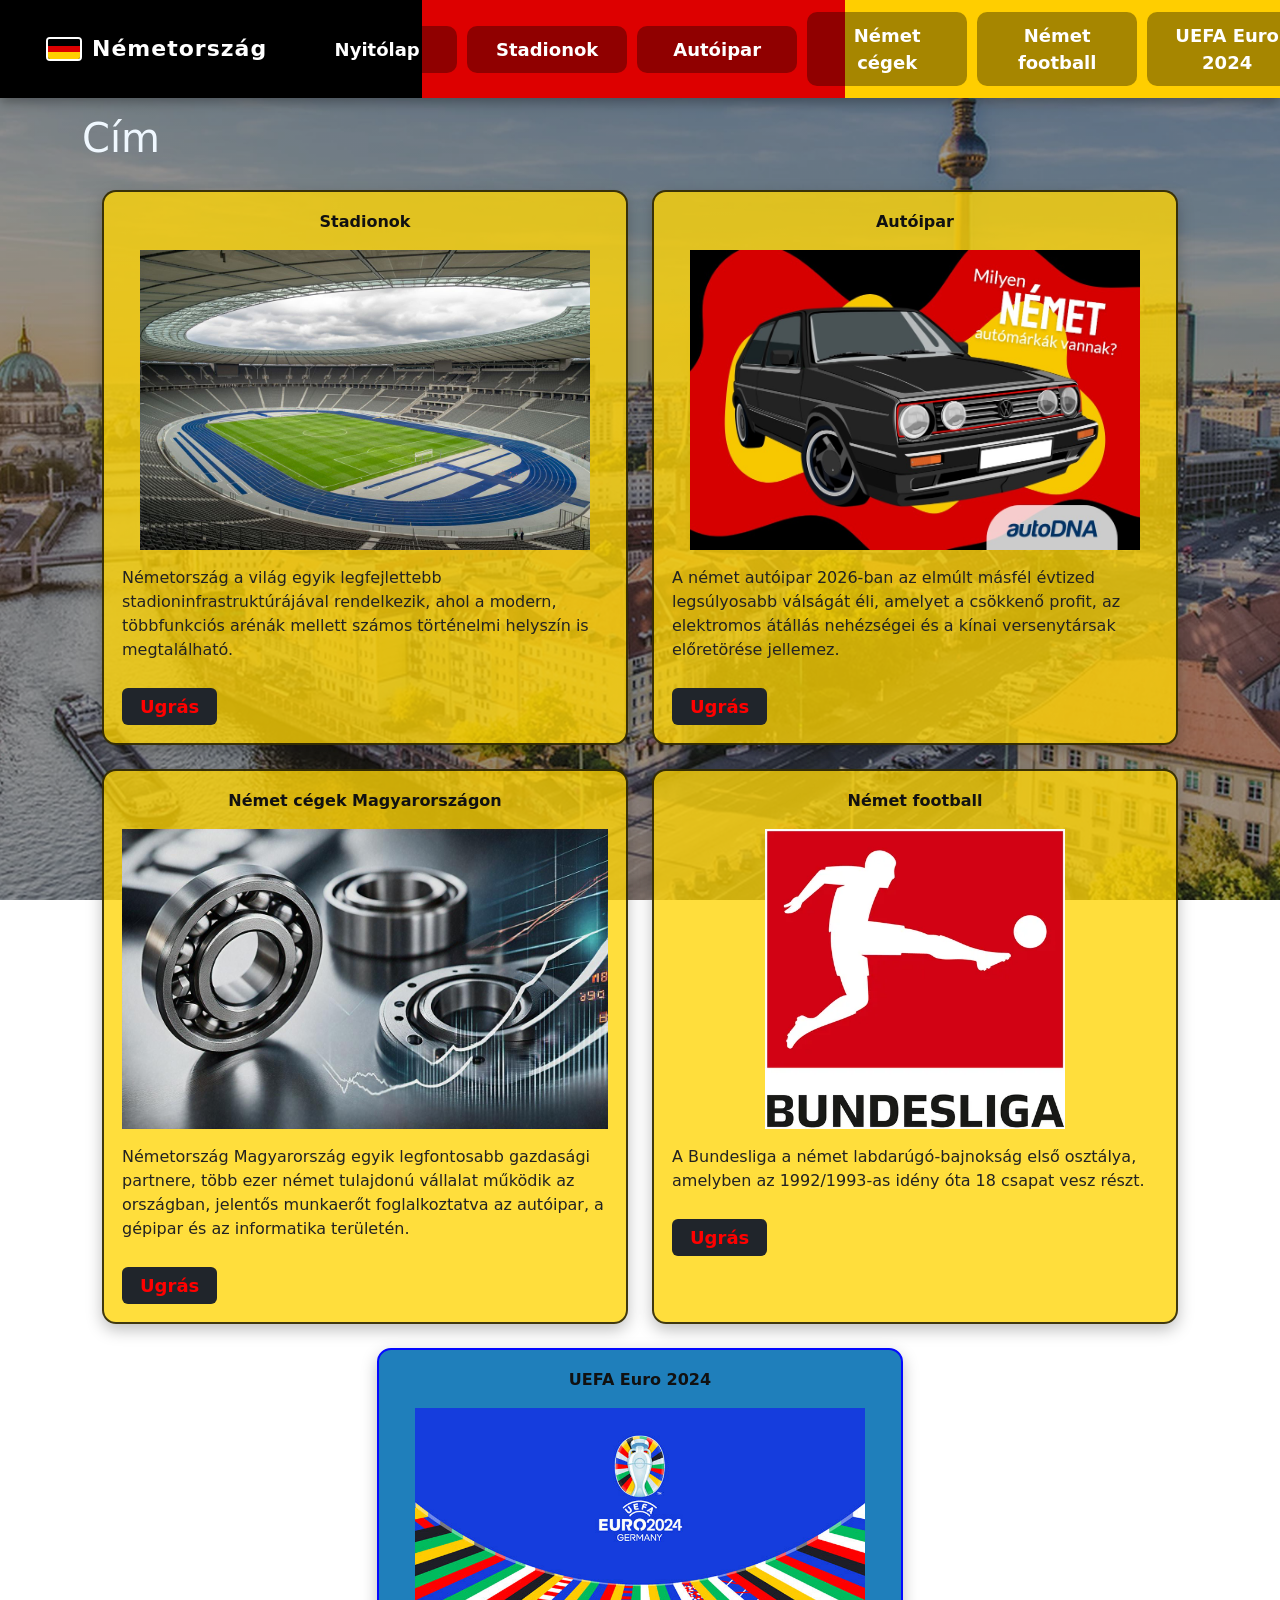
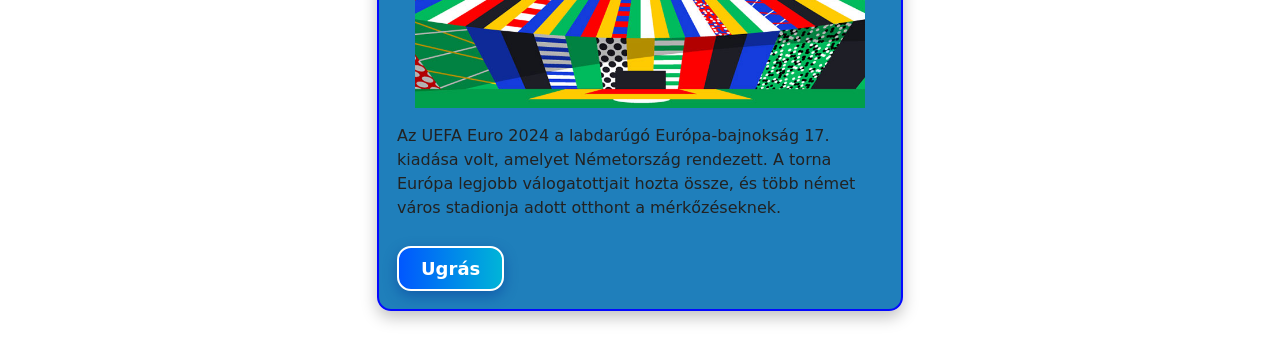
<file: index.html>
<!DOCTYPE html>
<html lang="en">

<head>
    <meta charset="UTF-8">
    <meta name="viewport" content="width=device-width, initial-scale=1.0">
    <title>Document</title>

    <!-- Latest compiled and minified CSS -->
    <link href="https://cdn.jsdelivr.net/npm/bootstrap@5.3.8/dist/css/bootstrap.min.css" rel="stylesheet">

    <!-- Latest compiled JavaScript -->
    <script src="https://cdn.jsdelivr.net/npm/bootstrap@5.3.8/dist/js/bootstrap.bundle.min.js"></script>


    <link rel="preconnect" href="https://fonts.googleapis.com">
    <link rel="preconnect" href="https://fonts.gstatic.com" crossorigin>
    <link href="https://fonts.googleapis.com/css2?family=Sen:wght@700&display=swap" rel="stylesheet">


    <link rel="stylesheet" href="stilus.css">
</head>

<body>

    <div id="menu"></div>
    <header></header>
    <main class="container mt-3">
        <h1>Cím</h1>
        <section>
            <div class="row" id="foDiv">

            </div>
        </section>






    </main>

    <footer>

    </footer>

    <script src="js/menu.js"></script>
    <script src="js/adat1.js"></script>
    <script src="js/index.js"></script>
</body>

</html>
</file>
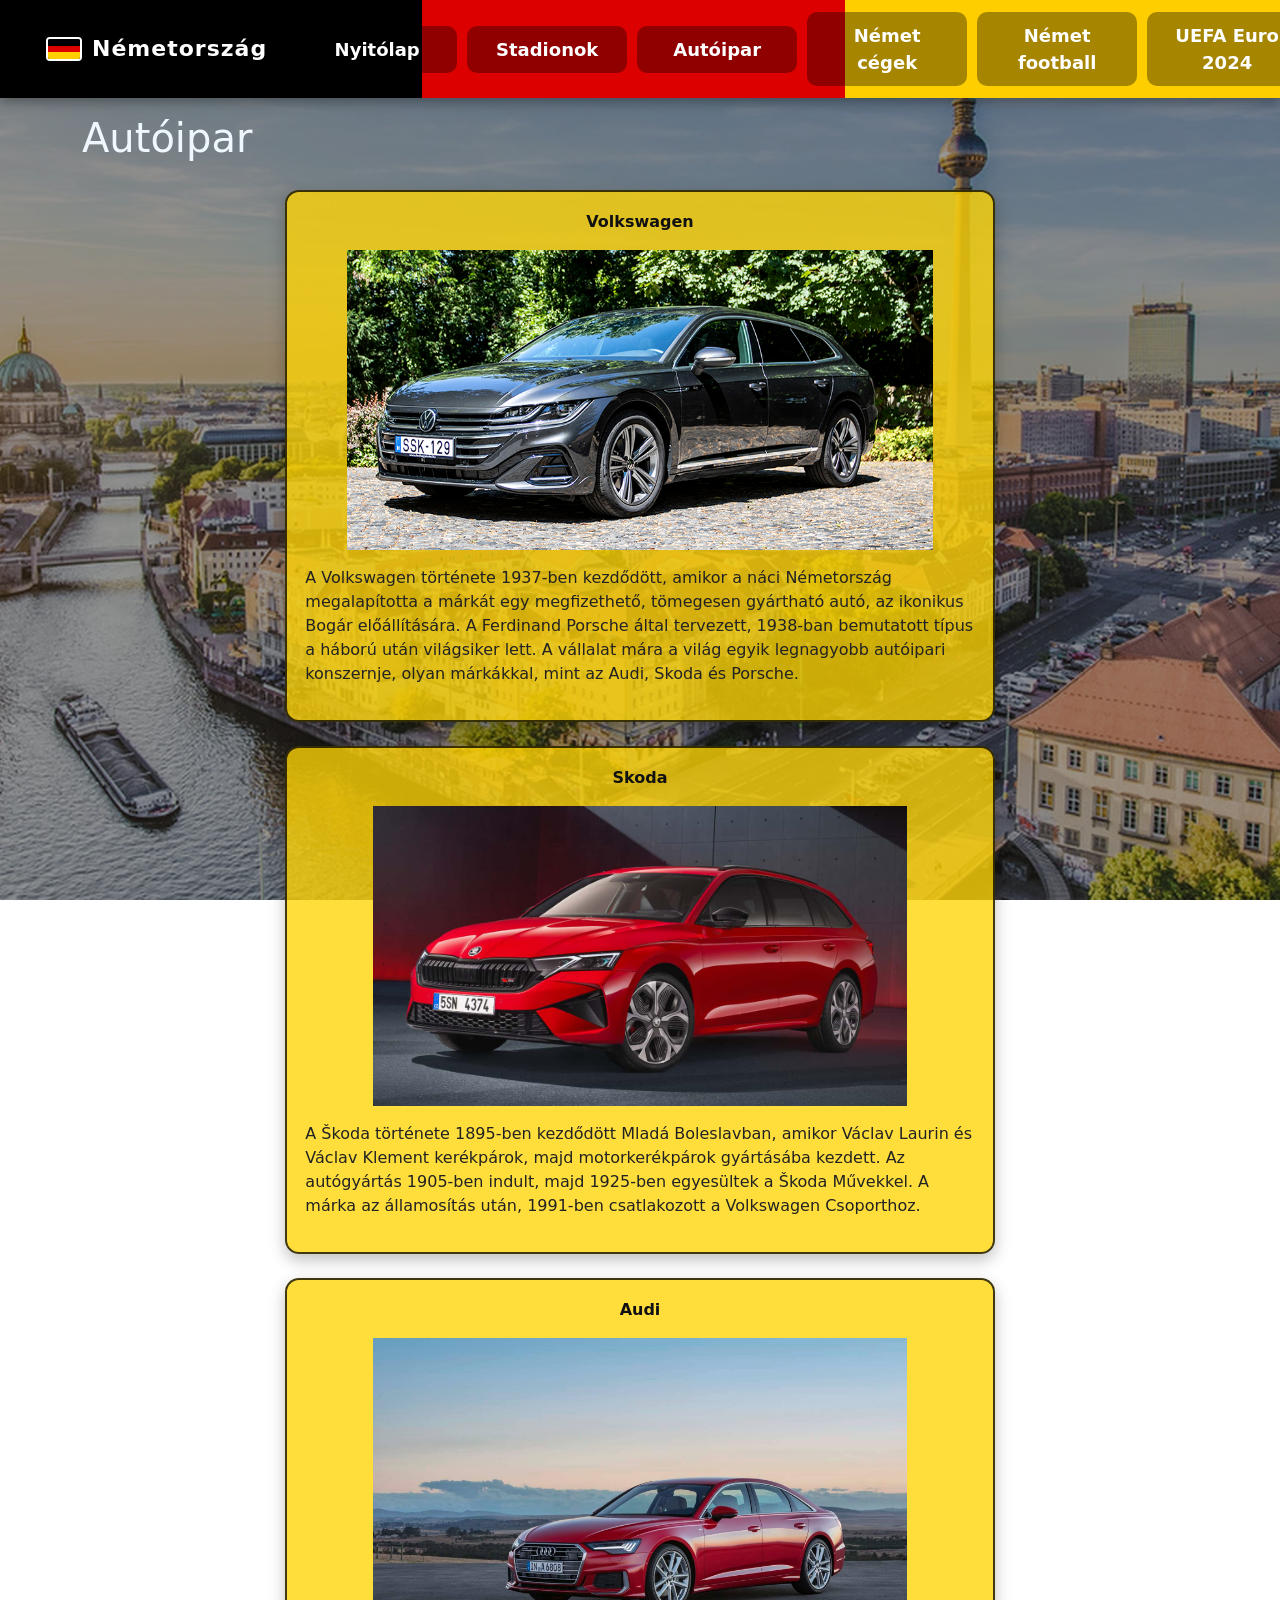
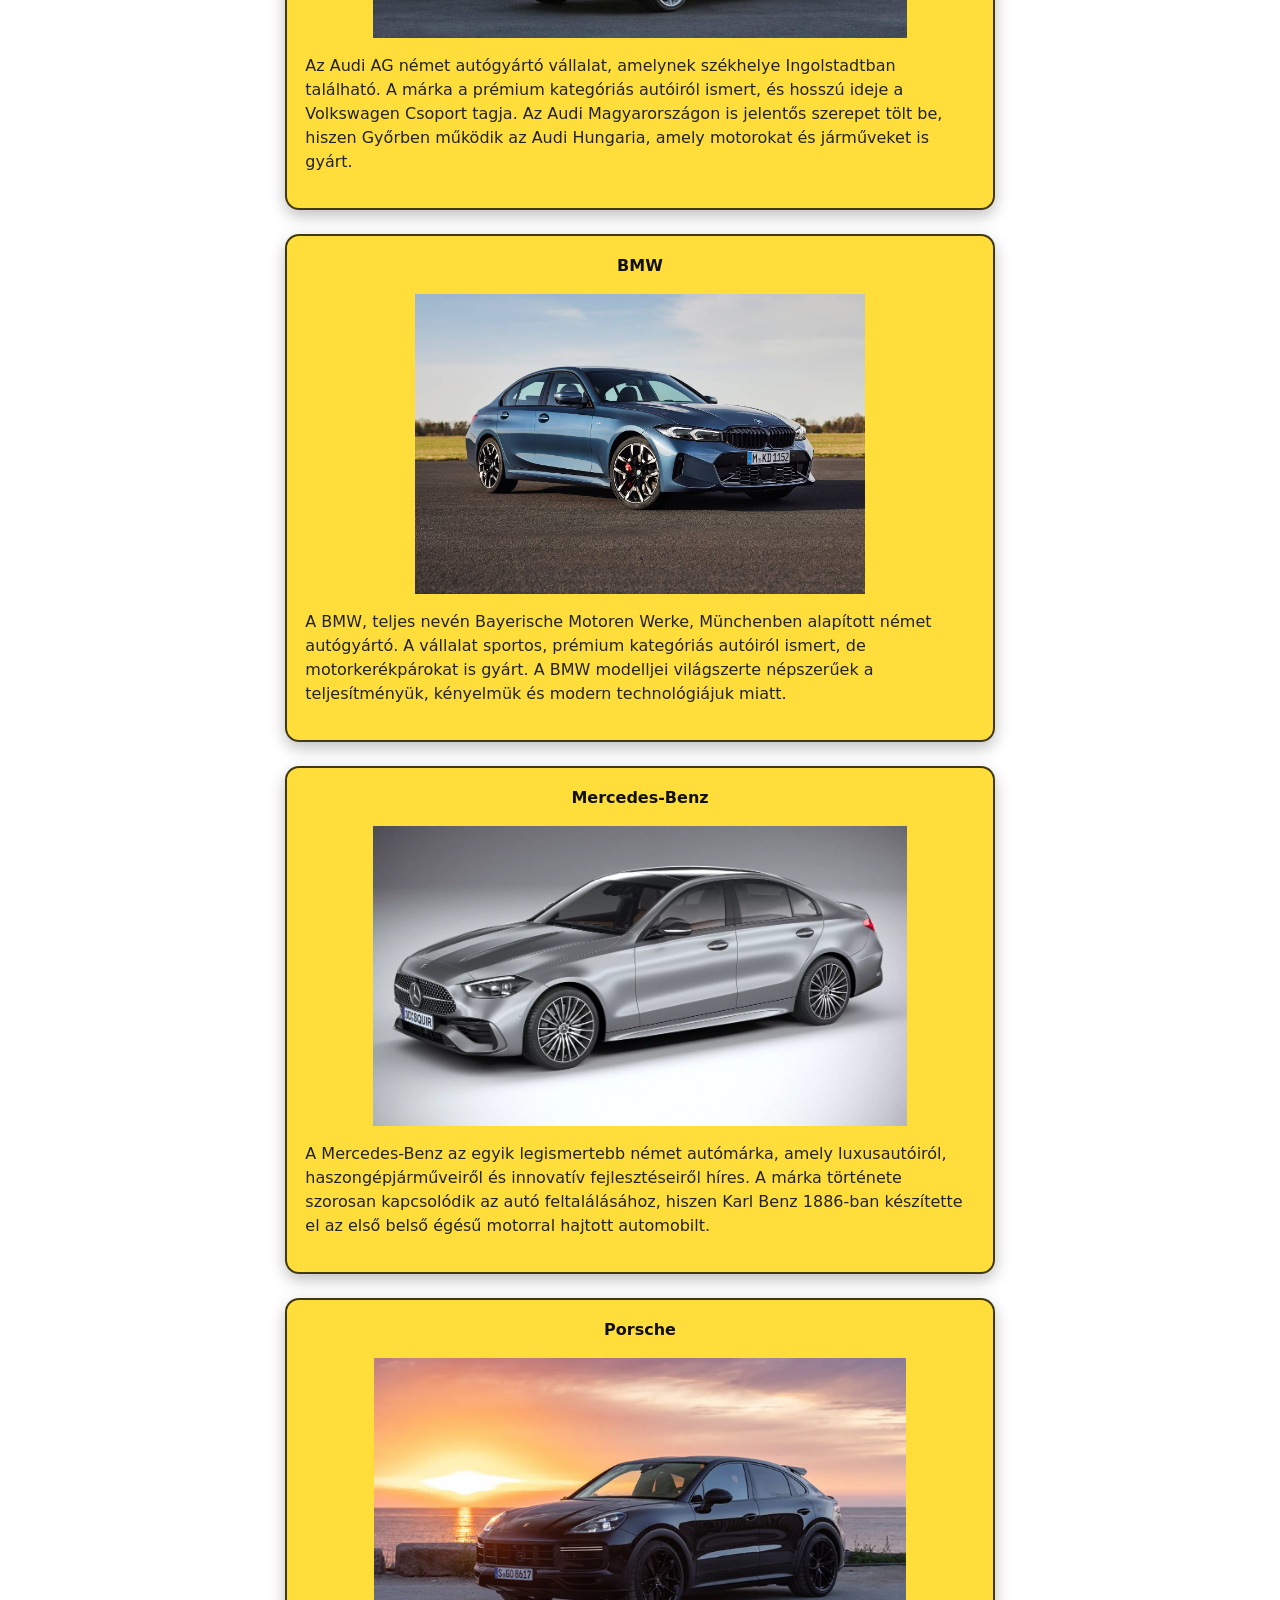
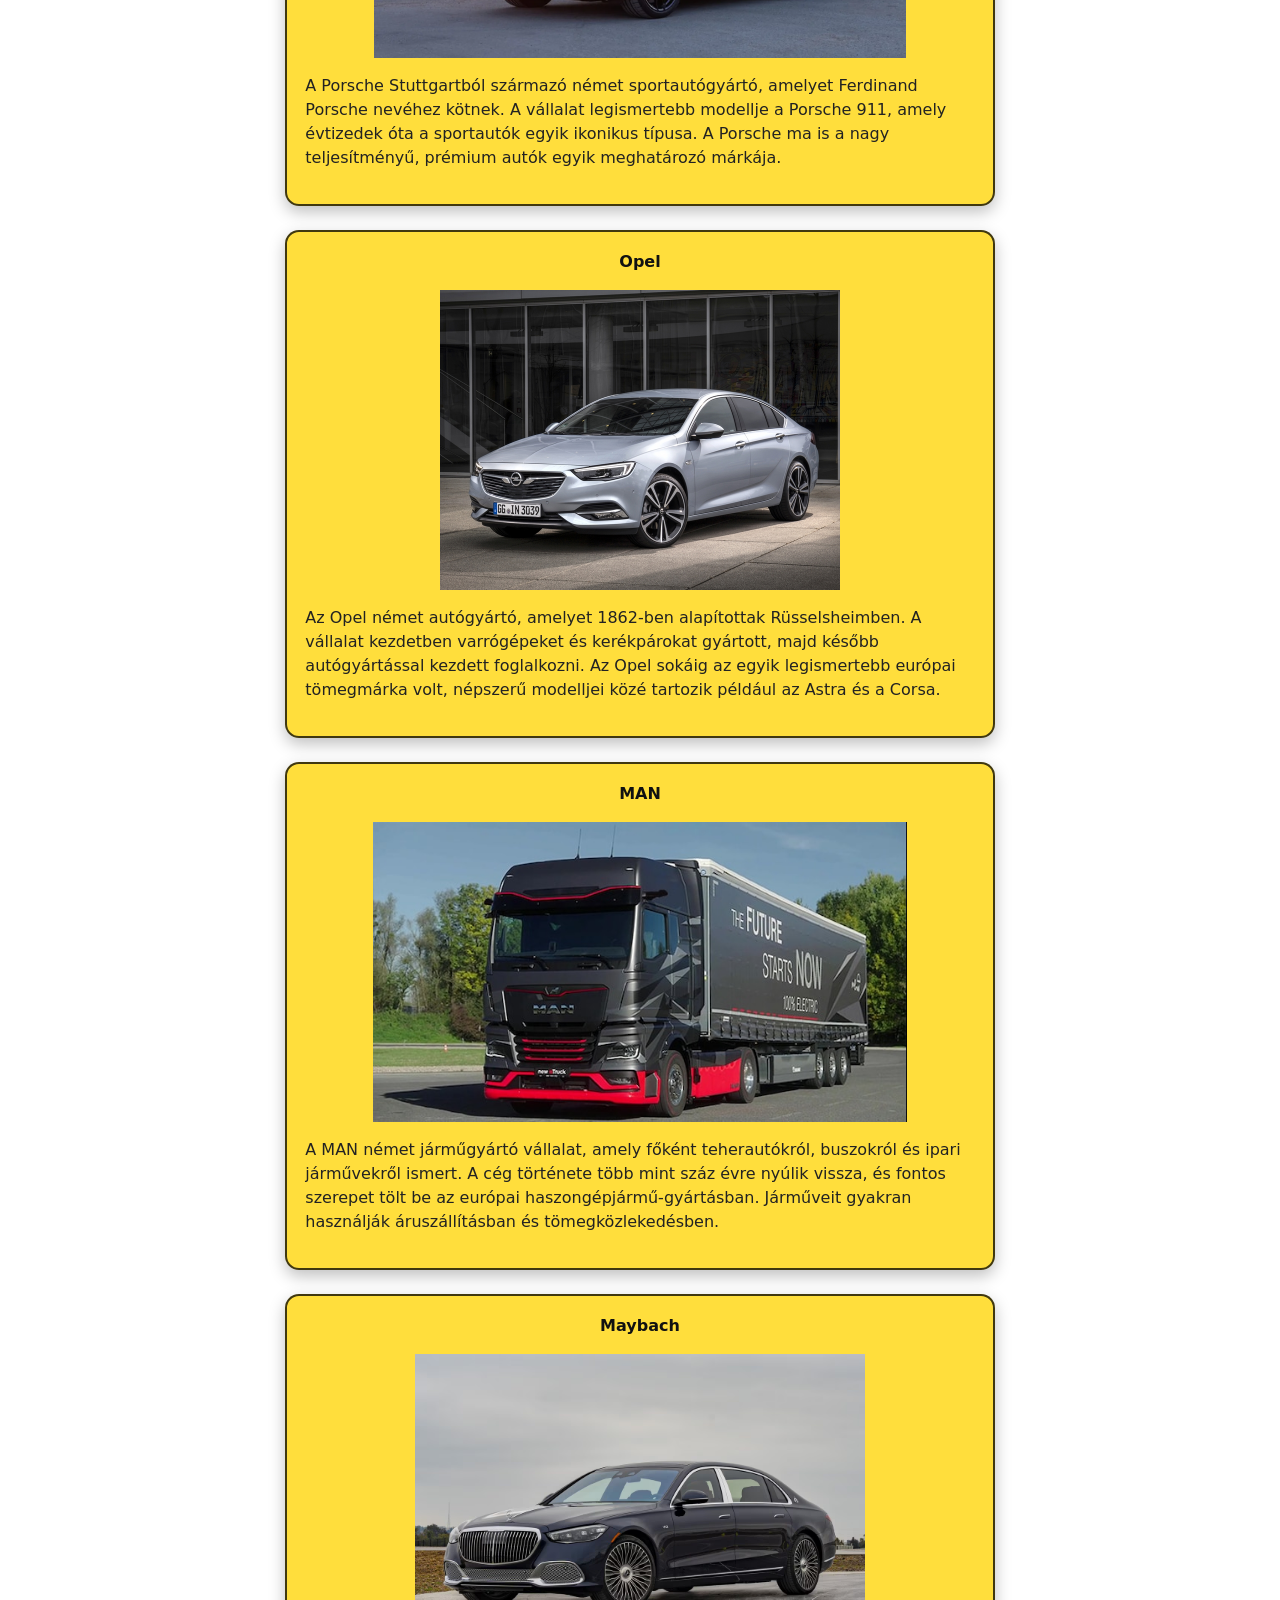
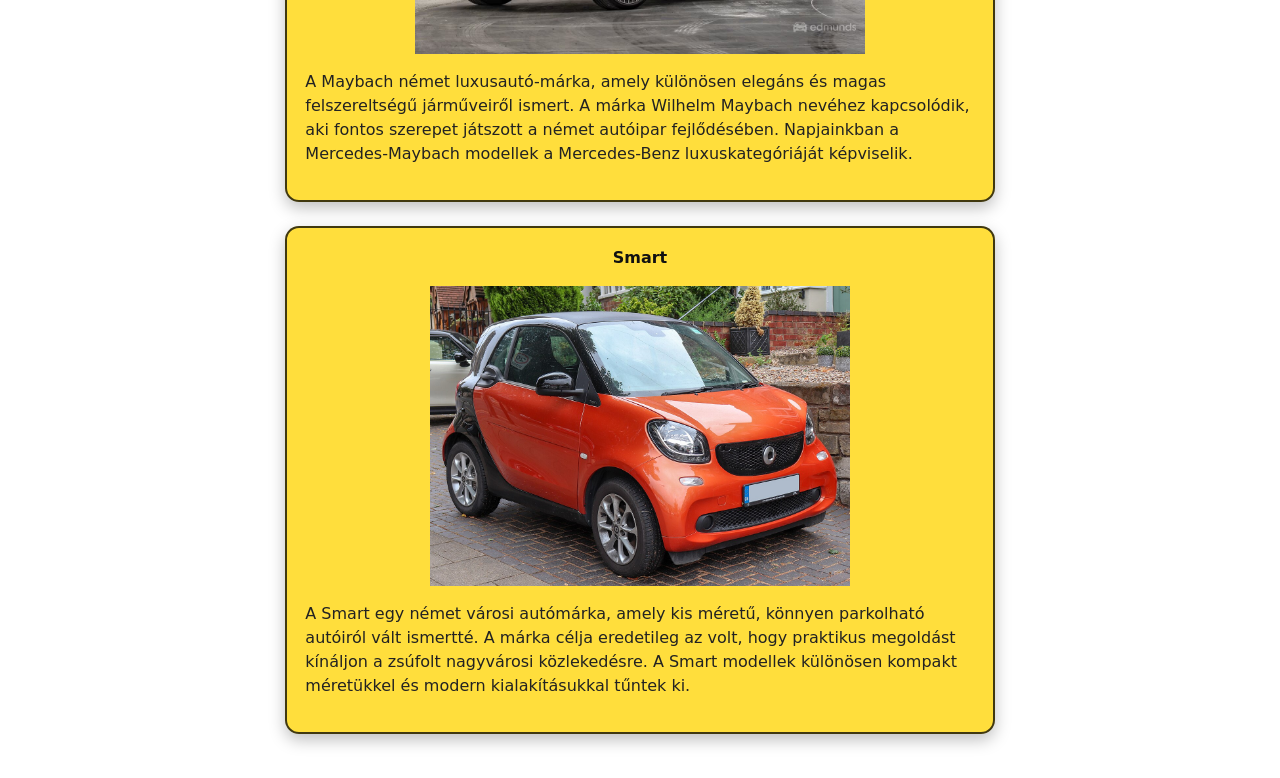
<file: autoipar.html>
<!DOCTYPE html>
<html lang="en">

<head>
    <meta charset="UTF-8">
    <meta name="viewport" content="width=device-width, initial-scale=1.0">
    <title>Document</title>

    <!-- Latest compiled and minified CSS -->
    <link href="https://cdn.jsdelivr.net/npm/bootstrap@5.3.8/dist/css/bootstrap.min.css" rel="stylesheet">

    <!-- Latest compiled JavaScript -->
    <script src="https://cdn.jsdelivr.net/npm/bootstrap@5.3.8/dist/js/bootstrap.bundle.min.js"></script>


    <link rel="preconnect" href="https://fonts.googleapis.com">
    <link rel="preconnect" href="https://fonts.gstatic.com" crossorigin>
    <link href="https://fonts.googleapis.com/css2?family=Sen:wght@700&display=swap" rel="stylesheet">

    <link rel="stylesheet" href="stilus.css">

</head>

<body>

    <div id="menu"></div>
    <header></header>
    <main class="container mt-3">
        <h1 class="etelekcim">Autóipar</h1>
        <section>
            <div class="row" id="foDiv">

            </div>
        </section>






    </main>

    <footer></footer>

    <script src="js/menu.js"></script>
    <script src="js/adat3.js"></script>
    <script src="js/autoipar.js"></script>
</body>
</file>
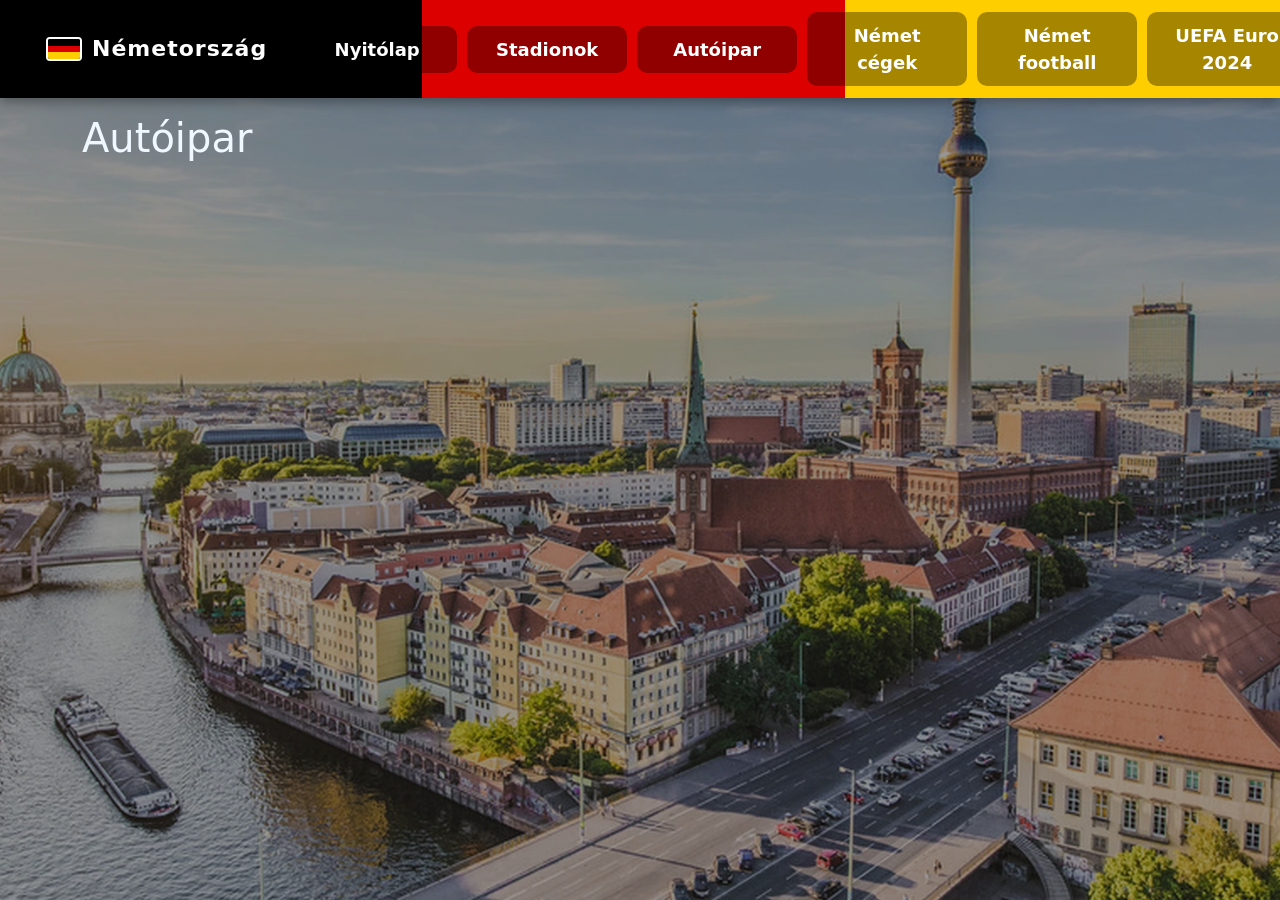
<file: etelek.html>
<!DOCTYPE html>
<html lang="en">

<head>
    <meta charset="UTF-8">
    <meta name="viewport" content="width=device-width, initial-scale=1.0">
    <title>Document</title>

    <!-- Latest compiled and minified CSS -->
    <link href="https://cdn.jsdelivr.net/npm/bootstrap@5.3.8/dist/css/bootstrap.min.css" rel="stylesheet">

    <!-- Latest compiled JavaScript -->
    <script src="https://cdn.jsdelivr.net/npm/bootstrap@5.3.8/dist/js/bootstrap.bundle.min.js"></script>


    <link rel="preconnect" href="https://fonts.googleapis.com">
    <link rel="preconnect" href="https://fonts.gstatic.com" crossorigin>
    <link href="https://fonts.googleapis.com/css2?family=Sen:wght@700&display=swap" rel="stylesheet">

    <link rel="stylesheet" href="stilus.css">

</head>

<body>

    <div id="menu"></div>
    <header></header>
    <main class="container mt-3">
        <h1 class="etelekcim">Autóipar</h1>
        <section>
            <div class="row" id="foDiv">

            </div>
        </section>






    </main>

    <footer></footer>

    <script src="js/menu.js"></script>
    <script src="js/adat3.js"></script>
    <!--<script src="js/ikon.js"></script>-->
    <script src="js/etelek.js"></script>
</body>
</file>
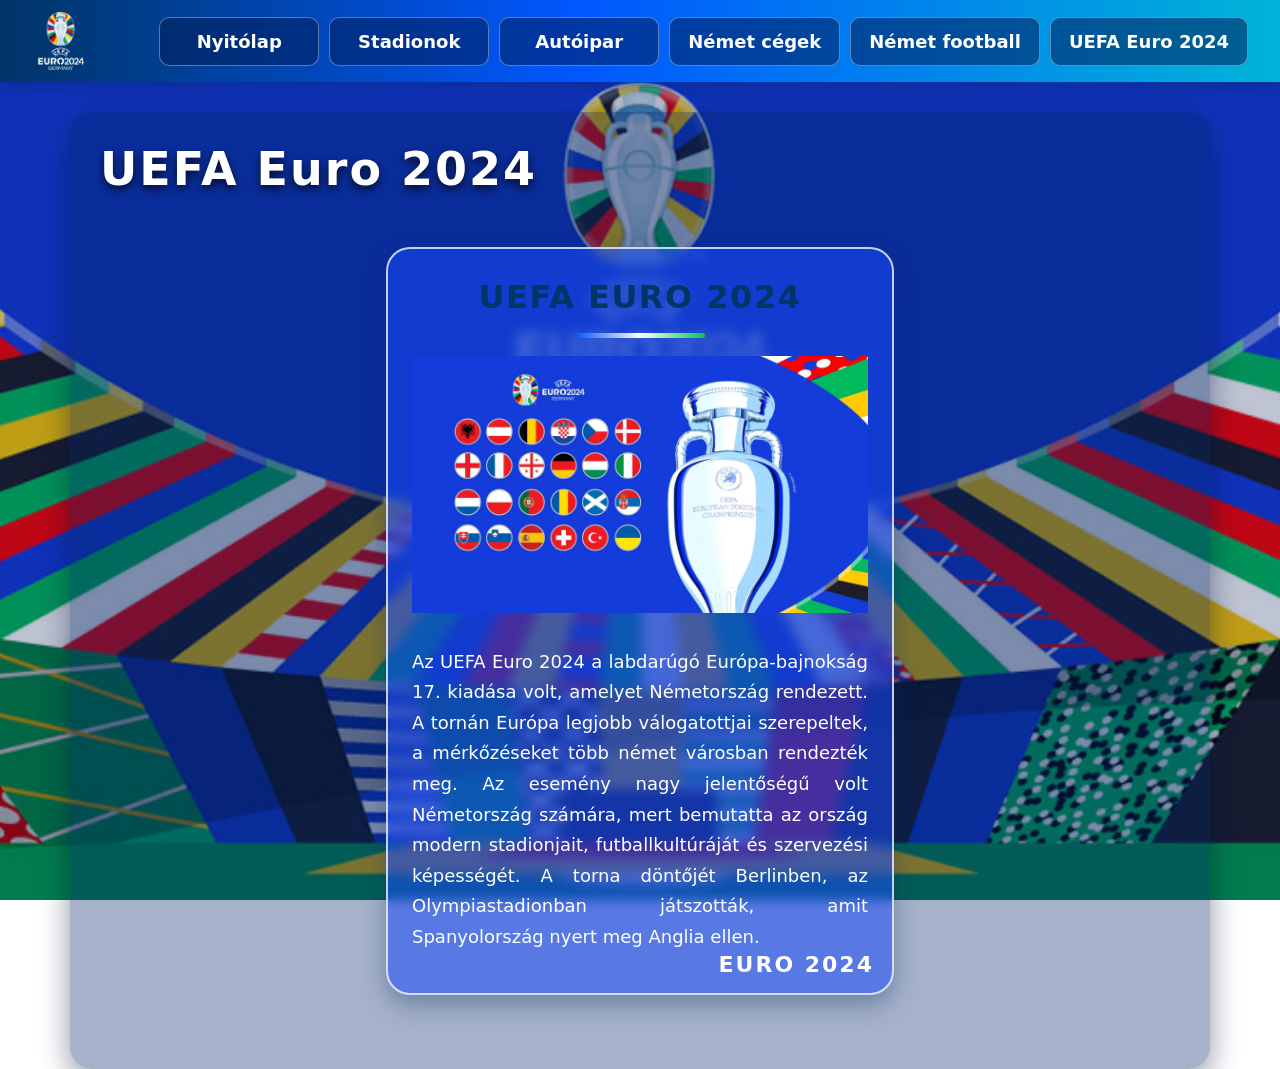
<file: euro.html>
<!DOCTYPE html>
<html lang="hu">

<head>
    <meta charset="UTF-8">
    <meta name="viewport" content="width=device-width, initial-scale=1.0">
    <title>UEFA Euro 2024</title>

    <link href="https://cdn.jsdelivr.net/npm/bootstrap@5.3.8/dist/css/bootstrap.min.css" rel="stylesheet">
    <script src="https://cdn.jsdelivr.net/npm/bootstrap@5.3.8/dist/js/bootstrap.bundle.min.js"></script>

    <link rel="stylesheet" href="stilus.css">
</head>

<body class="euro-body">

    <div id="menu"></div>

    <main class="container mt-3 euro-oldal">
        <h1 class="etelekcim">UEFA Euro 2024</h1>

        <section>
            <div class="row" id="foDiv"></div>
        </section>
    </main>

    <footer></footer>

    <script src="js/menu.js"></script>

    <script>
        document.querySelector(".nemet-logo").innerHTML = `
          <img src="kepek/eblogo.png" alt="UEFA Euro 2024" class="euro-menu-logo">
      `;
    </script>

    <script src="js/adat6.js"></script>
    <script src="js/euro.js"></script>
</body>

</html>
</file>
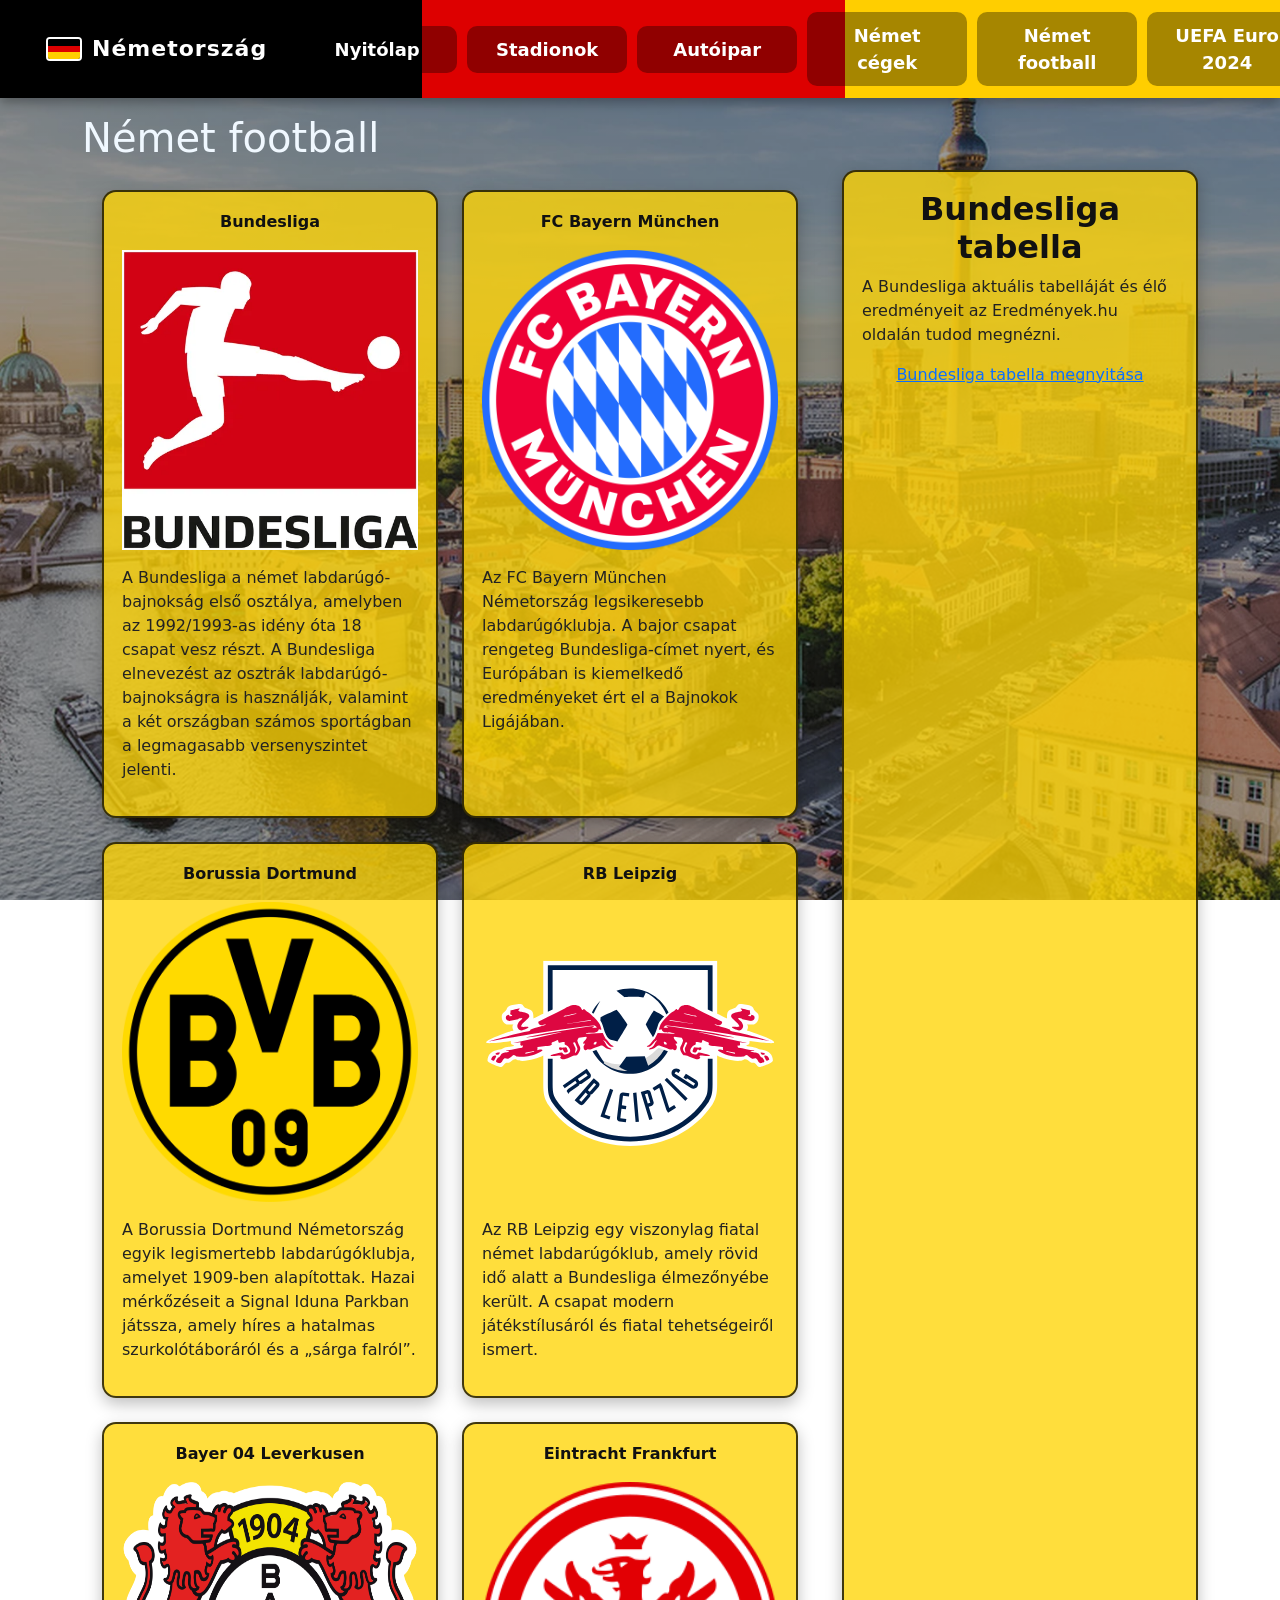
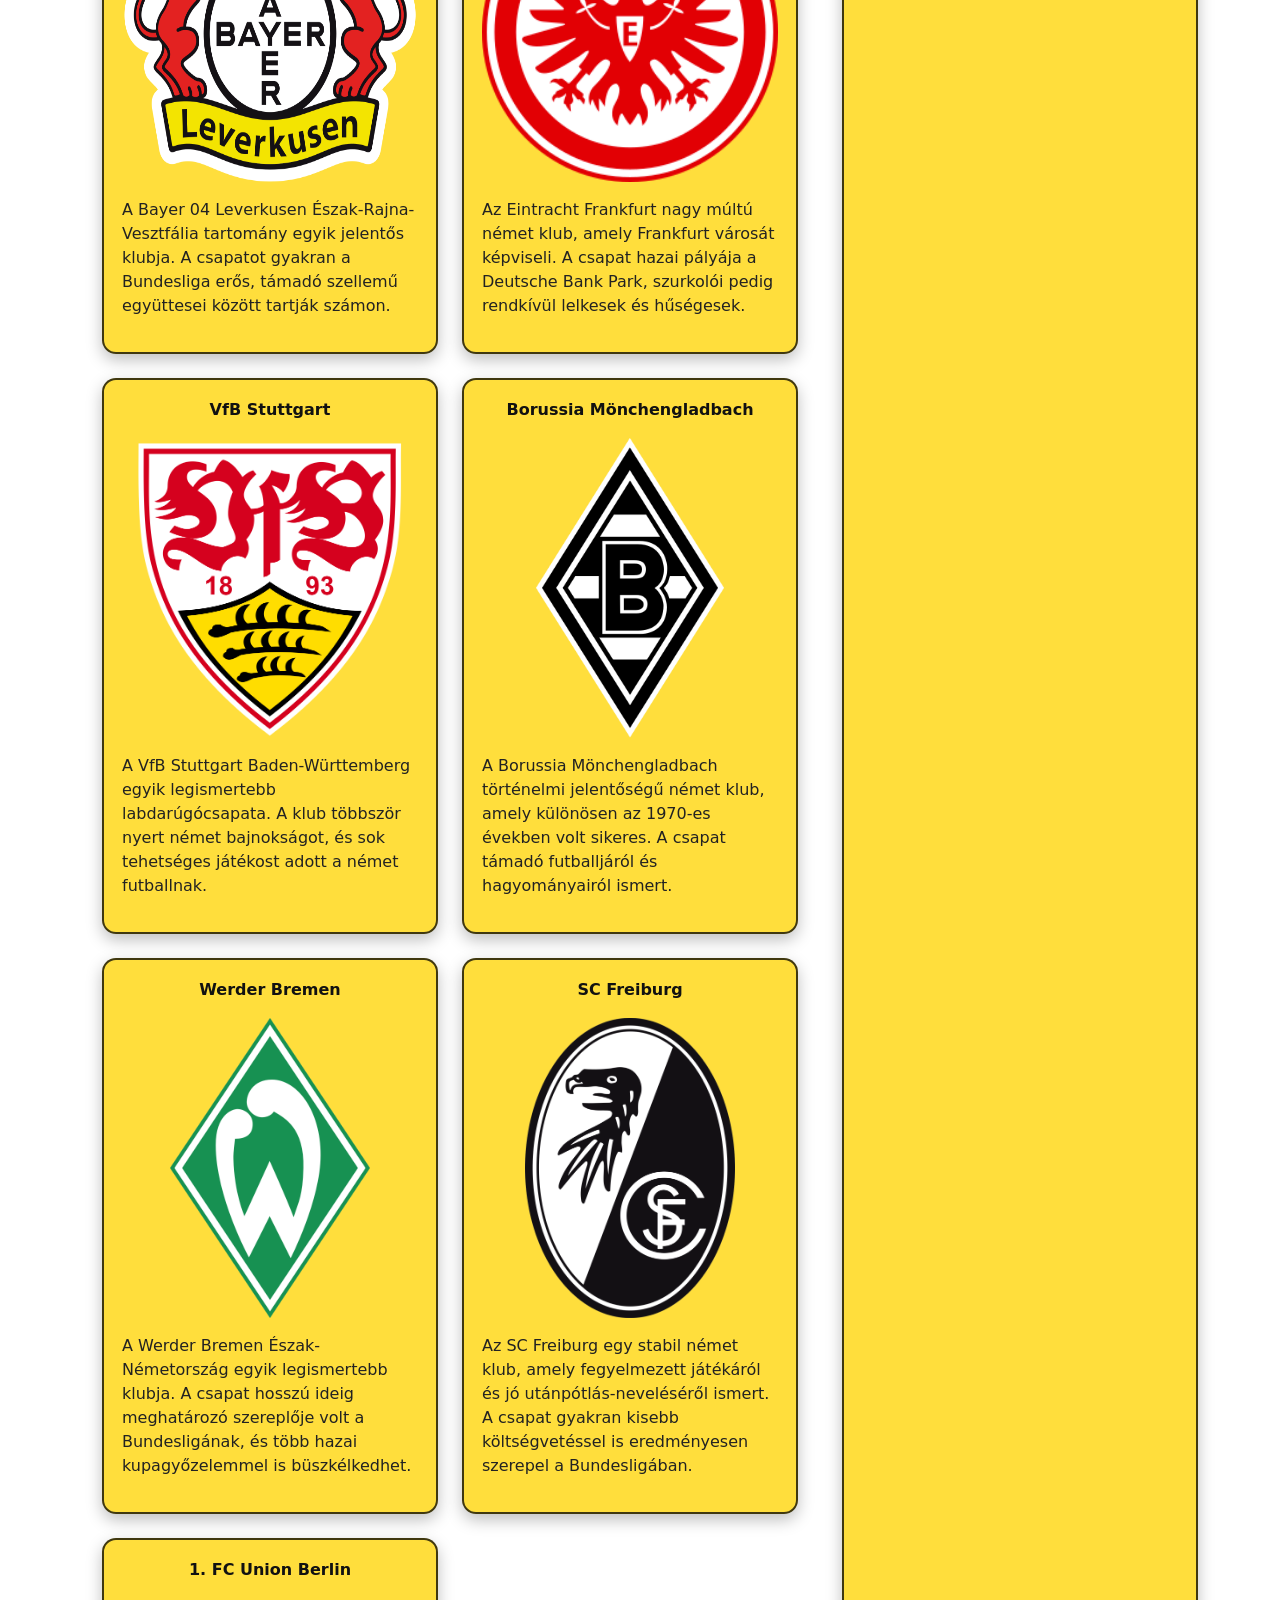
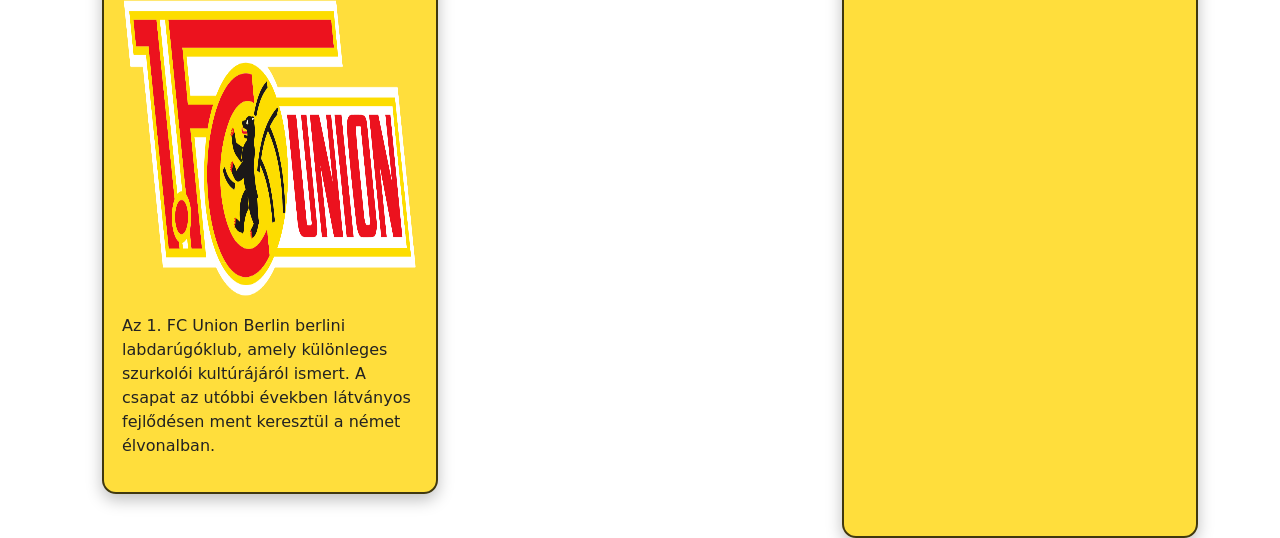
<file: foci.html>
<!DOCTYPE html>
<html lang="hu">

<head>
    <meta charset="UTF-8">
    <meta name="viewport" content="width=device-width, initial-scale=1.0">
    <title>Német football</title>

    <link href="https://cdn.jsdelivr.net/npm/bootstrap@5.3.8/dist/css/bootstrap.min.css" rel="stylesheet">
    <script src="https://cdn.jsdelivr.net/npm/bootstrap@5.3.8/dist/js/bootstrap.bundle.min.js"></script>

    <link rel="stylesheet" href="stilus.css">
</head>

<body>

    <div id="menu"></div>

    <main class="container mt-3">
        <h1 class="etelekcim">Német football</h1>

        <section>
            <div class="row">
                <div class="col-12 col-lg-8">
                    <div class="row" id="foDiv"></div>
                </div>

                <div class="col-12 col-lg-4 d-flex justify-content-center">
                    <div class="kartya tabellaDoboz bundesliga-tabella-kartya">
                        <h2 class="text-center cimecske">Bundesliga tabella</h2>
                        <div id="bundesligaTabella">
                            Betöltés...
                        </div>
                    </div>
                </div>
            </div>
        </section>
    </main>

    <footer></footer>

    <script src="js/menu.js"></script>
    <script src="js/adat5.js"></script>
    <script src="js/foci.js"></script>
</body>

</html>
</file>
<file: stilus.css>
.cimecske {
    color: #111;
    font-weight: bold;
}

.kep {
    height: 300px;
}

.leirasSzoveg {
    color: #222;
}

.kartya {
    background-color: rgba(255, 213, 6, 0.78);
    border: 2px solid rgba(0, 0, 0, 0.75);
    border-radius: 14px;
    padding: 18px;
    height: 100%;
    display: flex;
    flex-direction: column;
    box-shadow: 0 6px 16px rgba(0, 0, 0, 0.25);
}

.kartya:hover {
    background-color: rgba(255, 0, 0, 0.9);
    transform: translateY(-3px);
    transition: 0.25s;
}

#foDiv {
    background-image: url("");
    background-size: cover;
    background-position: center;
    padding: 20px;
    border-radius: 10px;
}

body {
    background: linear-gradient(rgba(0, 0, 0, 0.4), rgba(0, 0, 0, 0.4)), url("kepek/Berlin.jpg");
    background-size: cover;
    background-position: center;
    background-attachment: fixed;
}

h1 {
    color: aliceblue;
}

.betu {
    font-size: 30px;
    text-align: center;
    padding-top: 50px;
}

.etelekcim {
    position: relative;
    display: inline-block;
    font-size: 40px;
    z-index: 2;
}

.etelekcim::before {
    content: "";
    position: absolute;
    top: -20px;
    left: 0px;
    width: 150px;
    height: 150px;
    background-image: url("");
    background-size: contain;
    background-repeat: no-repeat;
    opacity: 0.7;
    z-index: -1;
    /* EZ A LÉNYEG: mögé kerül */
}

.ugrasGomb {
    display: inline-block;
    font-size: 18px;
    line-height: normal;
    padding: 8px 18px;
    margin-top: 10px;
    background-color: #20252b;
    color: rgb(255, 0, 0);
    text-decoration: none;
    border-radius: 6px;
    font-weight: bold;
}

.ugrasGomb:hover {
    background-color: #000000;
    color: rgb(255, 247, 0);
}

.nemet-menu {
    background: linear-gradient( 90deg, #000000 0%, #000000 33%, #dd0000 33%, #dd0000 66%, #ffce00 66%, #ffce00 100%);
    box-shadow: 0 4px 12px rgba(0, 0, 0, 0.35);
    padding: 12px 20px;
}

.nemet-logo {
    color: white !important;
    font-weight: bold;
    font-size: 24px;
    letter-spacing: 1px;
    background-color: rgba(0, 0, 0, 0.45);
    padding: 8px 16px;
    border-radius: 12px;
    text-decoration: none;
}

.nemet-logo:hover {
    color: #ffce00 !important;
}

.menu-lista {
    gap: 10px;
    align-items: center;
}

.nemet-link {
    color: white !important;
    font-weight: bold;
    font-size: 18px;
    text-align: center;
    padding: 10px 18px !important;
    border-radius: 10px;
    background-color: rgba(0, 0, 0, 0.35);
    text-decoration: none;
    min-width: 160px;
}

.nemet-link:hover {
    background-color: rgba(0, 0, 0, 0.55);
    color: #ffffff !important;
}

.nemet-toggler {
    background-color: rgba(255, 255, 255, 0.8);
    border-radius: 8px;
}


/* Mobilon szépen egymás alá */

@media (max-width: 991px) {
    .menu-lista {
        gap: 8px;
        margin-top: 15px;
    }
    .nemet-link {
        display: block;
        width: 100%;
        min-width: unset;
    }
    .nemet-logo {
        font-size: 20px;
    }
}

.nemet-logo {
    display: flex;
    align-items: center;
    gap: 10px;
    color: white !important;
    font-weight: bold;
    font-size: 22px;
    letter-spacing: 1px;
    background-color: rgba(0, 0, 0, 0.55);
    padding: 8px 14px;
    border-radius: 12px;
    text-decoration: none;
    white-space: nowrap;
}

.zaszlo-csikok {
    width: 36px;
    height: 24px;
    display: flex;
    flex-direction: column;
    border: 2px solid white;
    border-radius: 4px;
    overflow: hidden;
    flex-shrink: 0;
}

.csik {
    display: block;
    height: 33.33%;
    width: 100%;
}

.fekete {
    background-color: #000000;
}

.piros {
    background-color: #dd0000;
}

.sarga {
    background-color: #ffce00;
}

.logo-szoveg {
    line-height: 1;
}

.nemet-logo:hover {
    color: #ffce00 !important;
}


/* EURO 2024 teljes oldal háttér */

.euro-body {
    background-image: linear-gradient( rgba(0, 20, 80, 0.25), rgba(0, 20, 80, 0.25)), url("kepek/EB2024.jpg");
    background-size: cover;
    background-position: center top;
    background-repeat: no-repeat;
    background-attachment: fixed;
    min-height: 100vh;
}


/* EURO 2024 tartalomdoboz */

.euro-oldal {
    background-color: rgba(0, 35, 102, 0.35);
    border-radius: 22px;
    padding: 30px;
    margin-top: 30px !important;
    min-height: 700px;
    box-shadow: 0 10px 30px rgba(0, 20, 60, 0.45);
}


/* EURO 2024 főcím */

.euro-oldal .etelekcim {
    color: white;
    text-align: center;
    font-size: 46px;
    font-weight: bold;
    letter-spacing: 2px;
    text-shadow: 0 4px 10px rgba(0, 0, 0, 0.75);
    margin-bottom: 30px;
}


/* EURO 2024 kártya */

.euro-oldal .kartya {
    background-color: rgba(25, 74, 249, 0.55);
    backdrop-filter: blur(6px);
    border: 2px solid rgba(255, 255, 255, 0.75);
    border-radius: 24px;
    padding: 24px;
    box-shadow: 0 10px 25px rgba(0, 40, 100, 0.35);
    position: relative;
    overflow: hidden;
}


/* Kártya dekor felirat */

.euro-oldal .kartya::after {
    content: "EURO 2024";
    position: absolute;
    bottom: 12px;
    right: 18px;
    font-size: 22px;
    font-weight: bold;
    color: rgb(255, 255, 255);
    letter-spacing: 2px;
}


/* Kártya címe */

.euro-oldal .cimecske {
    color: #003566;
    font-size: 32px;
    font-weight: bold;
    text-transform: uppercase;
    letter-spacing: 1.5px;
    margin-bottom: 18px;
    text-align: center;
}


/* Cím alatti dekor csík */

.euro-oldal .cimecske::after {
    content: "";
    display: block;
    width: 130px;
    height: 5px;
    margin: 12px auto 0;
    background: linear-gradient(90deg, #0057ff, #ffffff, #00c853);
    border-radius: 999px;
}


/* EURO kép a kártyában */

.euro-oldal .kep {
    border-radius: 18px;
    border: 3px solid #0077b6;
    box-shadow: 0 6px 18px rgba(0, 50, 120, 0.35);
    max-height: 360px;
    object-fit: cover;
}


/* Leírás szöveg */

.euro-oldal .leirasSzoveg {
    color: #ffffff;
    font-size: 18px;
    line-height: 1.7;
    text-align: justify;
    margin-top: 18px;
}


/* Mobil nézet */

@media (max-width: 768px) {
    .euro-oldal {
        padding: 18px;
        min-height: auto;
    }
    .euro-oldal .etelekcim {
        font-size: 32px;
    }
    .euro-oldal .cimecske {
        font-size: 24px;
    }
    .euro-oldal .leirasSzoveg {
        font-size: 16px;
        text-align: left;
    }
}


/* Csak az Euro 2024 oldalon legyen kékes a menü */

.euro-body .nemet-menu {
    background: linear-gradient( 90deg, #003566 0%, #0057ff 45%, #00b4d8 100%) !important;
    box-shadow: 0 4px 16px rgba(0, 40, 120, 0.55);
}


/* Euro oldalon a bal felső logó is kékes legyen */

.euro-body .nemet-logo {
    background-color: rgba(0, 30, 90, 0.75);
    color: white !important;
    border: 1px solid rgba(255, 255, 255, 0.55);
}


/* Euro oldalon a menüpontok */

.euro-body .nemet-link {
    background-color: rgba(0, 30, 90, 0.55);
    color: white !important;
    border: 1px solid rgba(255, 255, 255, 0.35);
}


/* Hover Euro oldalon */

.euro-body .nemet-link:hover {
    background-color: white;
    color: #003566 !important;
}


/* Aktív Euro menüpont kiemelése */

.euro-body .nemet-logo {
    background: none !important;
    padding: 0 !important;
    border: none !important;
    box-shadow: none !important;
}

.euro-menu-logo {
    height: 70px;
    width: auto;
    object-fit: contain;
    display: block;
}


/* Euro oldalon bal felső UEFA Euro 2024 logó */

.euro-body .nemet-logo {
    background-color: rgba(0, 20, 80, 0.65);
    padding: 6px 14px;
    border-radius: 14px;
    display: flex;
    align-items: center;
    justify-content: center;
}

.euro-menu-logo {
    height: 58px;
    width: auto;
    object-fit: contain;
    display: block;
}


/* Főoldali UEFA Euro 2024 kártya */

.euro-index-kartya {
    background-color: rgba(0, 110, 178, 0.88) !important;
    border: 2px solid #0409ff !important;
    transition: 0.3s;
}

.euro-index-kartya:hover {
    background-color: rgba(0, 26, 255, 0.95) !important;
}


/* Főoldali UEFA Euro 2024 kártya gombja */

.euro-index-kartya .ugrasGomb {
    background: linear-gradient(90deg, #0057ff, #00b4d8) !important;
    color: white !important;
    border: 2px solid white !important;
    border-radius: 14px;
    padding: 10px 22px;
    font-weight: bold;
    box-shadow: 0 5px 14px rgba(0, 50, 150, 0.45);
    transition: 0.3s;
}

.euro-index-kartya .ugrasGomb:hover {
    background: linear-gradient(90deg, #003566, #0077b6) !important;
    color: #ffffff !important;
    transform: scale(1.07);
}
</file>
